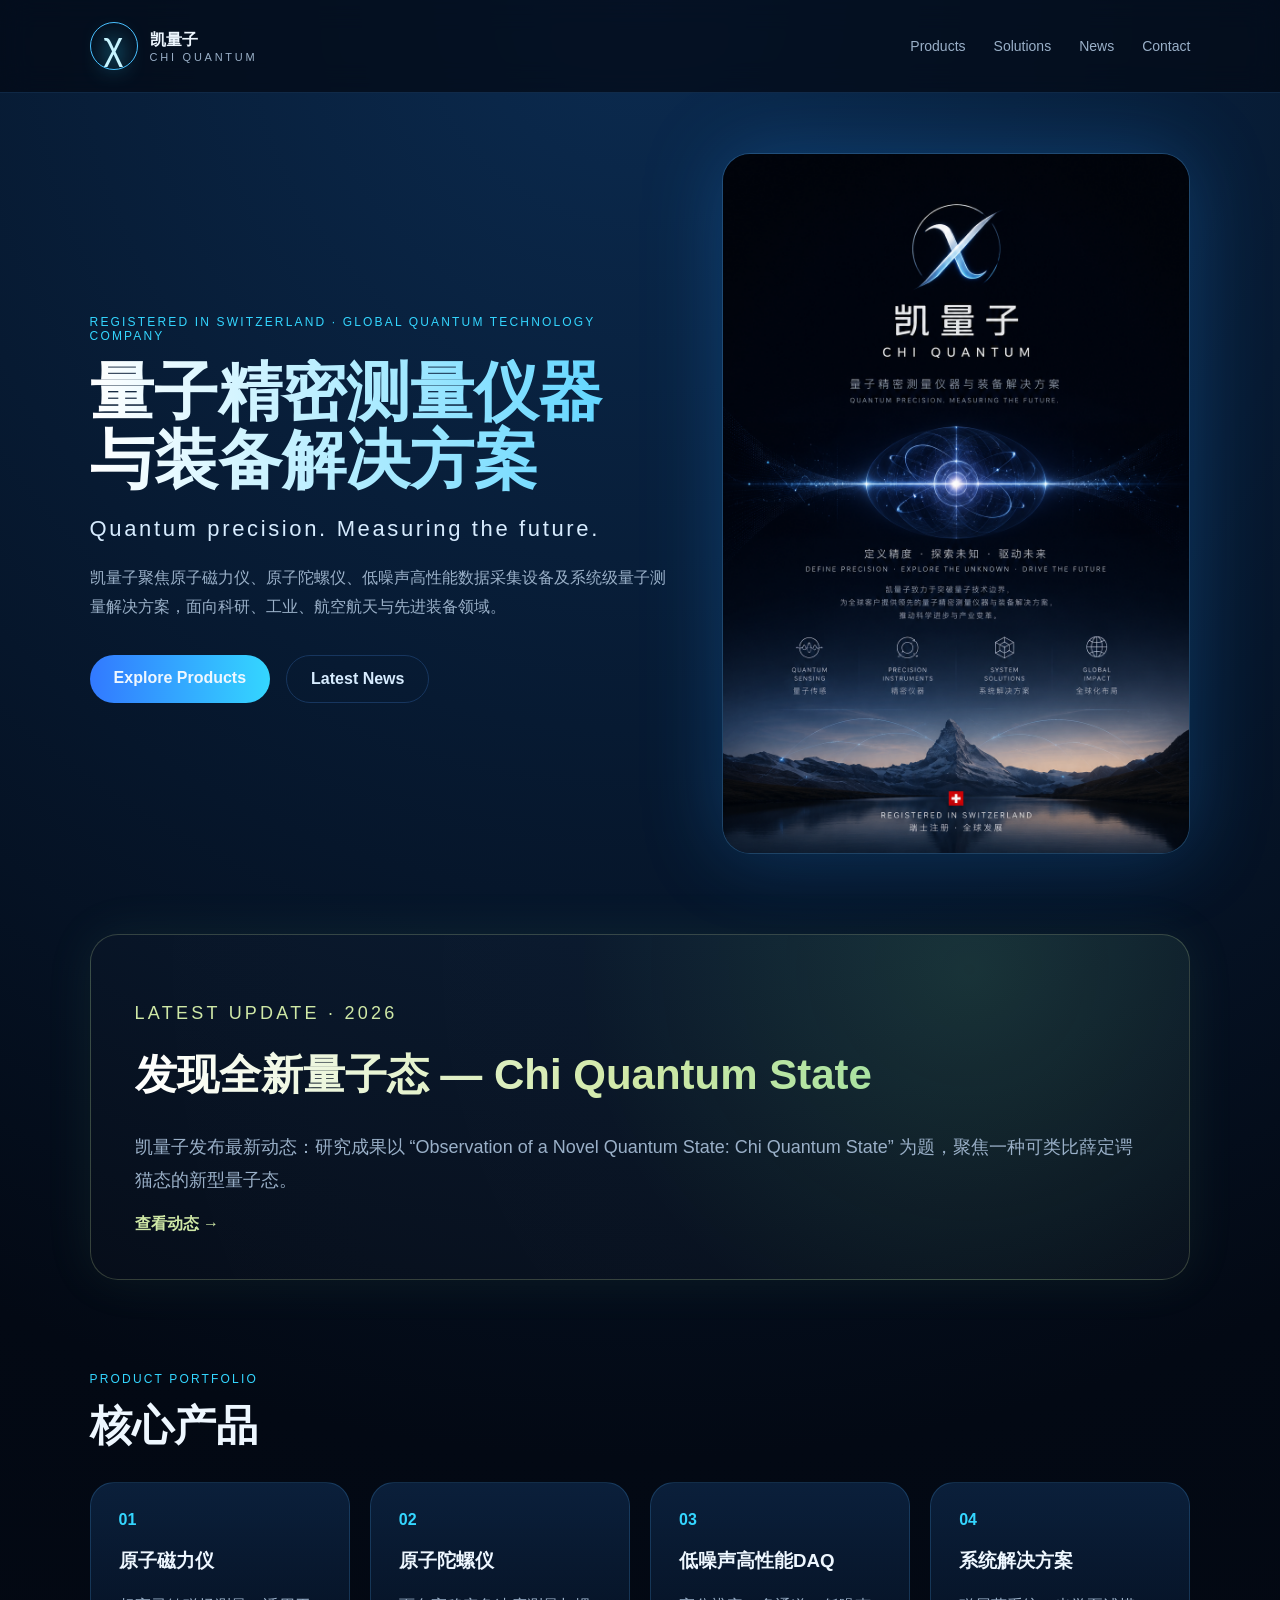
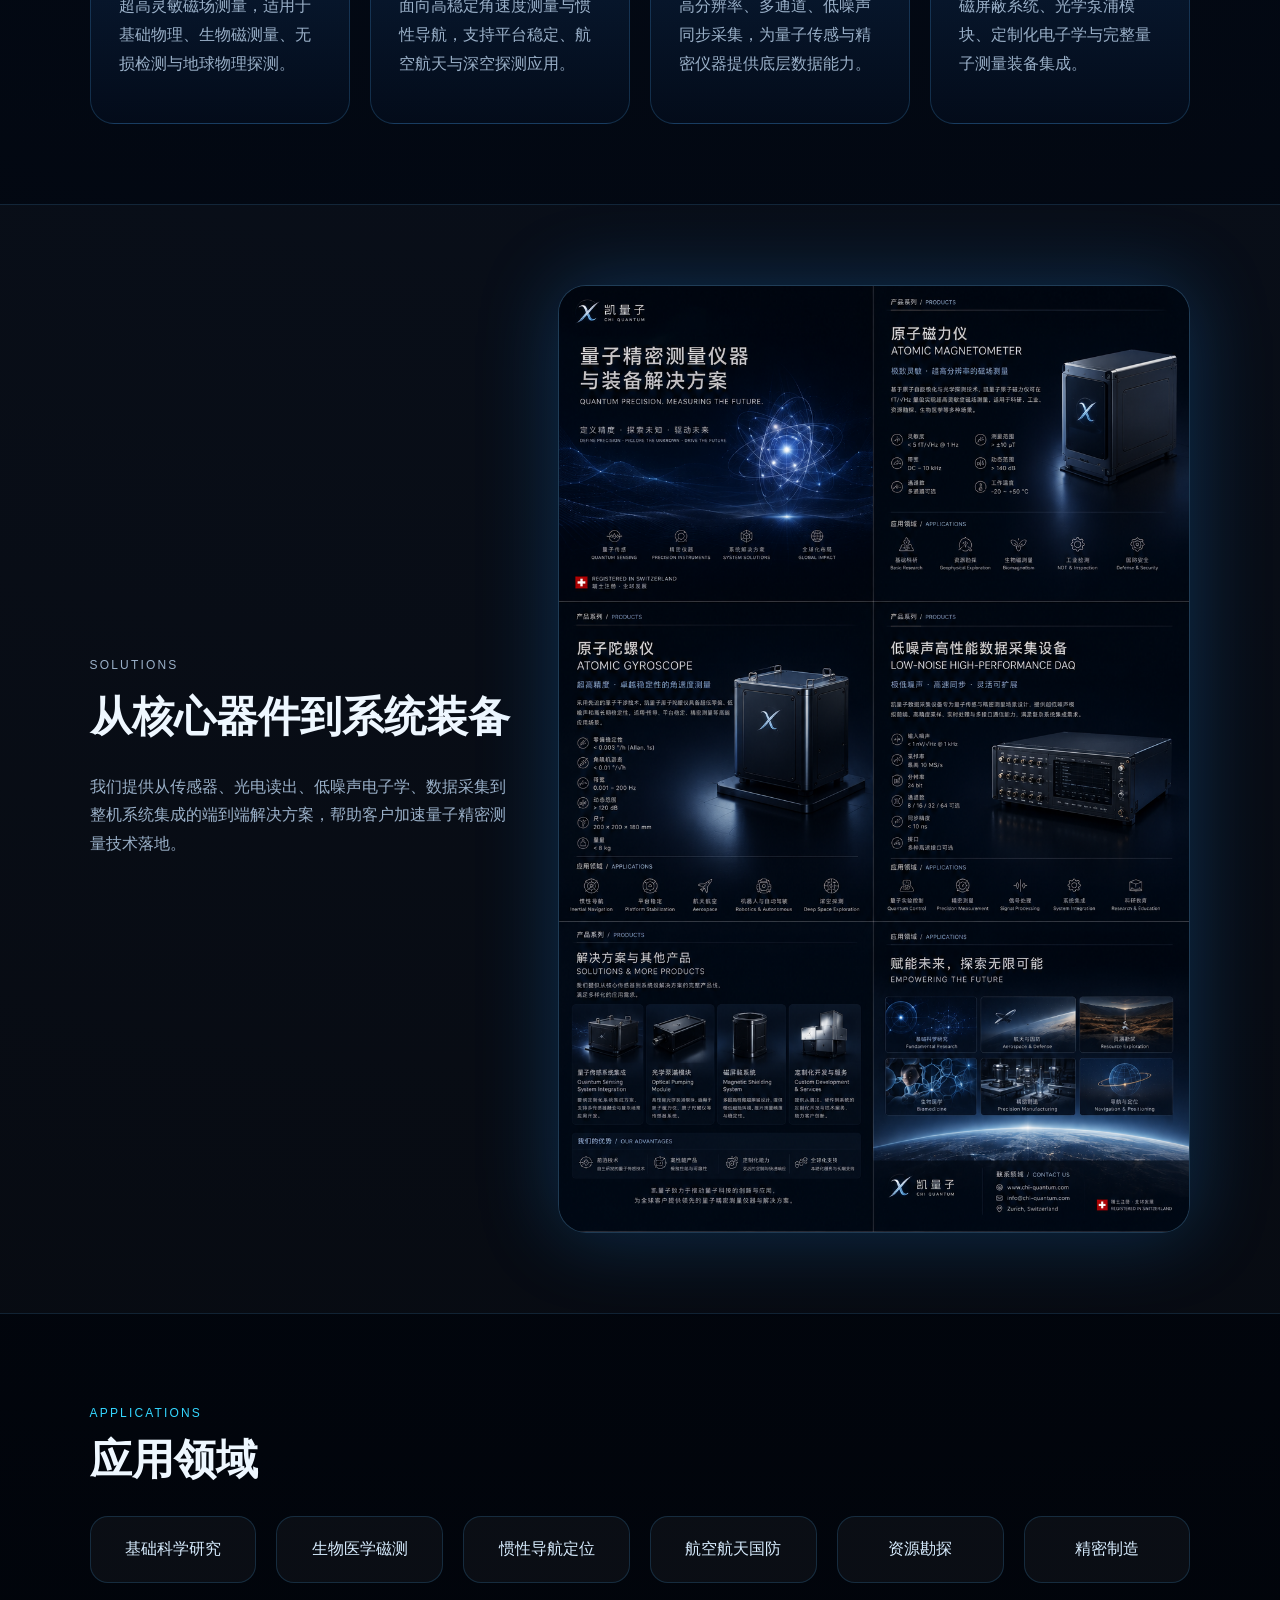
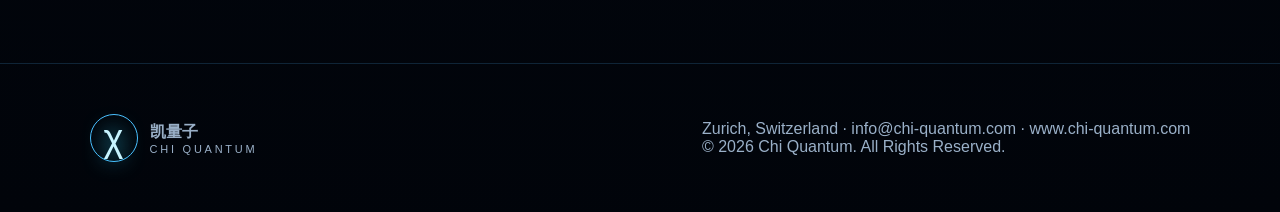
<file: index.html>
<!doctype html>
<html lang="zh-CN">
<head>
  <meta charset="utf-8" />
  <meta name="viewport" content="width=device-width, initial-scale=1" />
  <title>凯量子 Chi Quantum | Quantum Precision Instruments</title>
  <meta name="description" content="凯量子 Chi Quantum — 立足瑞士，面向全球的量子精密测量仪器与装备解决方案公司。" />
  <link rel="stylesheet" href="style.css" />
</head>
<body>
  <header class="nav">
    <a class="brand" href="index.html"><span class="chi">χ</span><div><b>凯量子</b><small>CHI QUANTUM</small></div></a>
    <nav><a href="#products">Products</a><a href="#solutions">Solutions</a><a href="news.html">News</a><a href="#contact">Contact</a></nav>
  </header>

  <main>
    <section class="hero">
      <div class="heroText">
        <p class="eyebrow">Registered in Switzerland · Global Quantum Technology Company</p>
        <h1>量子精密测量仪器<br/>与装备解决方案</h1>
        <p class="subtitle">Quantum precision. Measuring the future.</p>
        <p class="desc">凯量子聚焦原子磁力仪、原子陀螺仪、低噪声高性能数据采集设备及系统级量子测量解决方案，面向科研、工业、航空航天与先进装备领域。</p>
        <div class="actions"><a class="btn" href="#products">Explore Products</a><a class="btn ghost" href="news.html">Latest News</a></div>
      </div>
      <div class="heroCard"><img src="assets/hero-poster.png" alt="Chi Quantum poster" /></div>
    </section>

    <section class="section newsPreview latestGreen">
      <p class="eyebrow green">Latest Update · 2026</p>
      <h2>发现全新量子态 — Chi Quantum State</h2>
      <p>凯量子发布最新动态：研究成果以 “Observation of a Novel Quantum State: Chi Quantum State” 为题，聚焦一种可类比薛定谔猫态的新型量子态。</p>
      <a class="textLink green" href="news-chi-quantum-state.html">查看动态 →</a>
    </section>

    <section class="section" id="products">
      <p class="eyebrow">Product Portfolio</p>
      <h2>核心产品</h2>
      <div class="grid cards">
        <article><span>01</span><h3>原子磁力仪</h3><p>超高灵敏磁场测量，适用于基础物理、生物磁测量、无损检测与地球物理探测。</p></article>
        <article><span>02</span><h3>原子陀螺仪</h3><p>面向高稳定角速度测量与惯性导航，支持平台稳定、航空航天与深空探测应用。</p></article>
        <article><span>03</span><h3>低噪声高性能DAQ</h3><p>高分辨率、多通道、低噪声同步采集，为量子传感与精密仪器提供底层数据能力。</p></article>
        <article><span>04</span><h3>系统解决方案</h3><p>磁屏蔽系统、光学泵浦模块、定制化电子学与完整量子测量装备集成。</p></article>
      </div>
    </section>

    <section class="split" id="solutions">
      <div><p class="eyebrow">Solutions</p><h2>从核心器件到系统装备</h2><p>我们提供从传感器、光电读出、低噪声电子学、数据采集到整机系统集成的端到端解决方案，帮助客户加速量子精密测量技术落地。</p></div>
      <img src="assets/product-brochure.png" alt="Chi Quantum product pages" />
    </section>

    <section class="section applications">
      <p class="eyebrow">Applications</p><h2>应用领域</h2>
      <div class="grid icons"><div>基础科学研究</div><div>生物医学磁测</div><div>惯性导航定位</div><div>航空航天国防</div><div>资源勘探</div><div>精密制造</div></div>
    </section>
  </main>

  <footer id="contact">
    <div class="brand"><span class="chi">χ</span><div><b>凯量子</b><small>CHI QUANTUM</small></div></div>
    <p>Zurich, Switzerland · info@chi-quantum.com · www.chi-quantum.com<br/>© 2026 Chi Quantum. All Rights Reserved.</p>
  </footer>
</body>
</html>
</file>
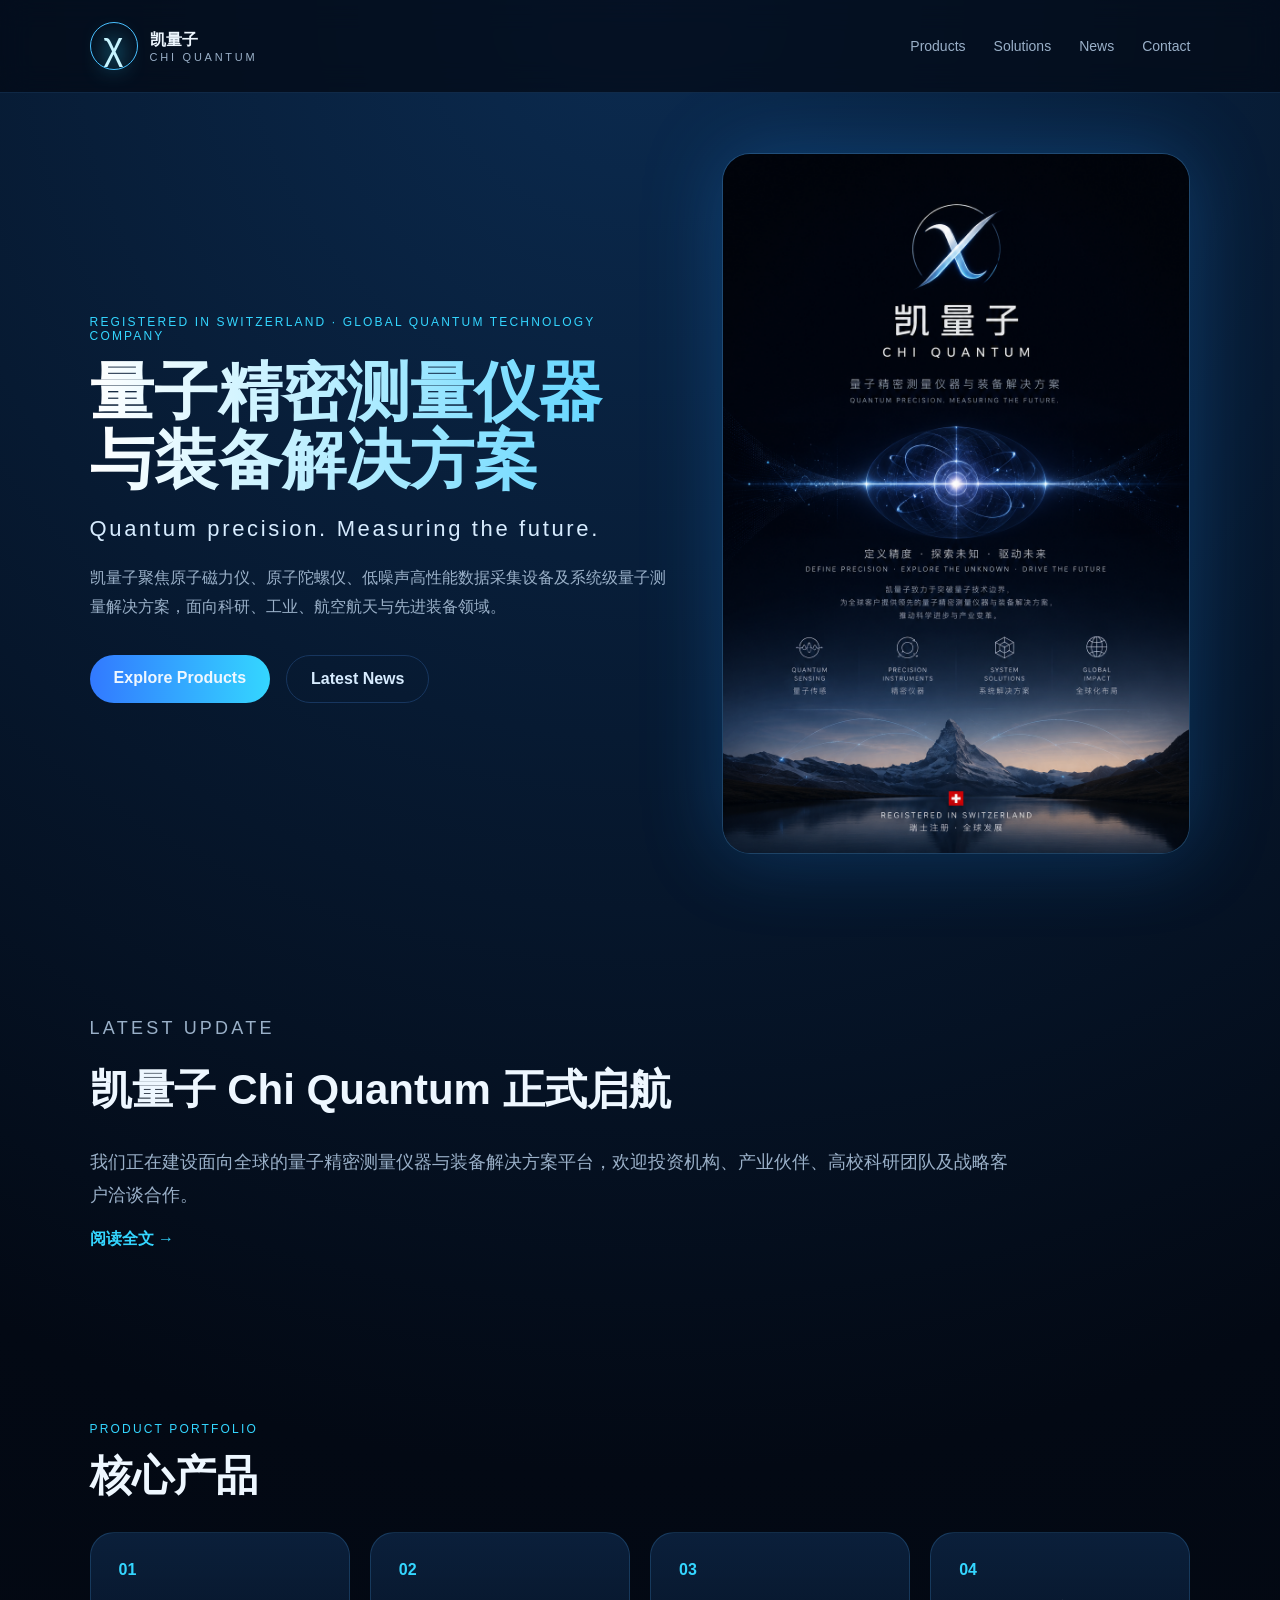
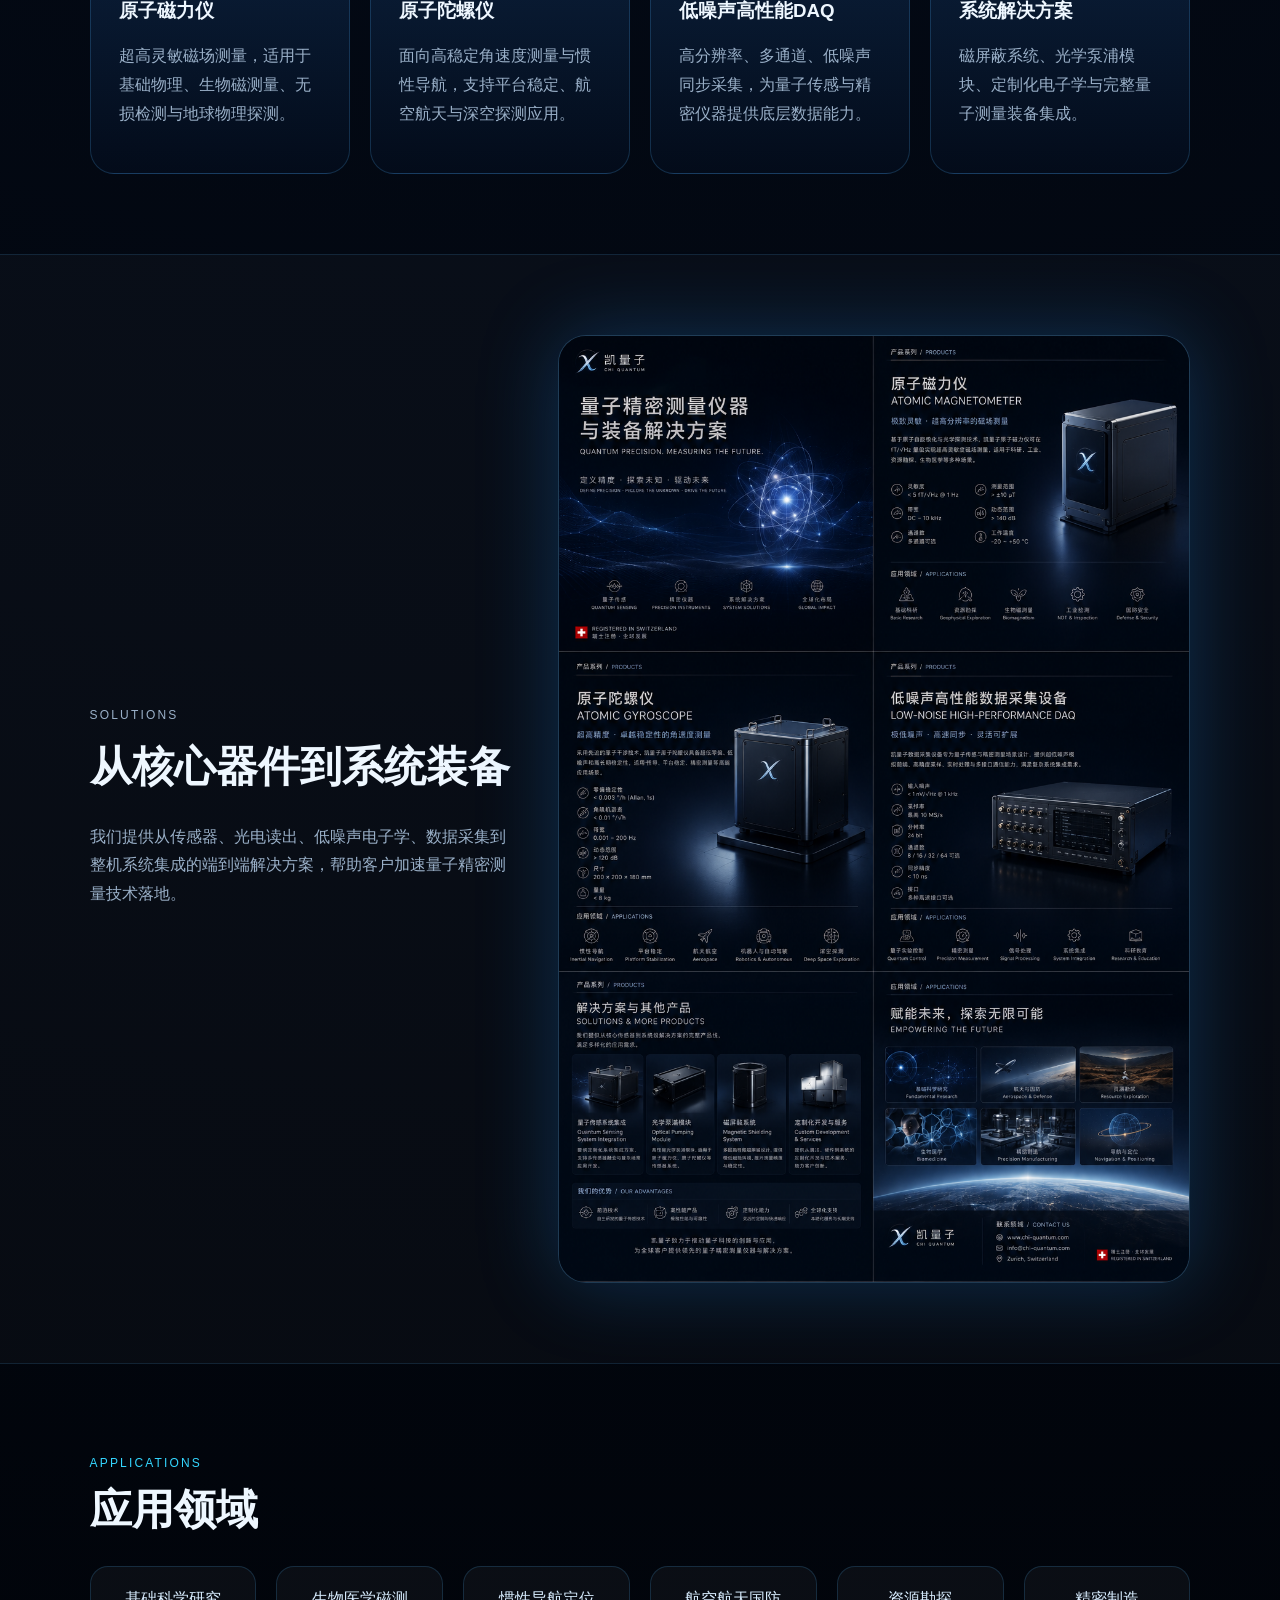
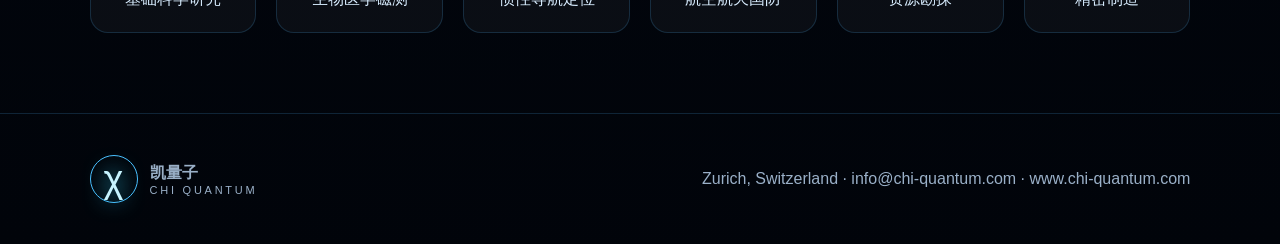
<file: chi-quantum-site-with-news/index.html>
<!doctype html>
<html lang="zh-CN">
<head>
  <meta charset="utf-8" />
  <meta name="viewport" content="width=device-width, initial-scale=1" />
  <title>凯量子 Chi Quantum | Quantum Precision Instruments</title>
  <meta name="description" content="凯量子 Chi Quantum — 立足瑞士，面向全球的量子精密测量仪器与装备解决方案公司。" />
  <link rel="stylesheet" href="style.css" />
</head>
<body>
  <header class="nav">
    <a class="brand" href="index.html"><span class="chi">χ</span><div><b>凯量子</b><small>CHI QUANTUM</small></div></a>
    <nav><a href="#products">Products</a><a href="#solutions">Solutions</a><a href="news.html">News</a><a href="#contact">Contact</a></nav>
  </header>

  <main>
    <section class="hero">
      <div class="heroText">
        <p class="eyebrow">Registered in Switzerland · Global Quantum Technology Company</p>
        <h1>量子精密测量仪器<br/>与装备解决方案</h1>
        <p class="subtitle">Quantum precision. Measuring the future.</p>
        <p class="desc">凯量子聚焦原子磁力仪、原子陀螺仪、低噪声高性能数据采集设备及系统级量子测量解决方案，面向科研、工业、航空航天与先进装备领域。</p>
        <div class="actions"><a class="btn" href="#products">Explore Products</a><a class="btn ghost" href="news.html">Latest News</a></div>
      </div>
      <div class="heroCard"><img src="assets/hero-poster.png" alt="Chi Quantum poster" /></div>
    </section>

    <section class="section newsPreview">
      <p class="eyebrow">Latest Update</p>
      <h2>凯量子 Chi Quantum 正式启航</h2>
      <p>我们正在建设面向全球的量子精密测量仪器与装备解决方案平台，欢迎投资机构、产业伙伴、高校科研团队及战略客户洽谈合作。</p>
      <a class="textLink" href="news.html">阅读全文 →</a>
    </section>

    <section class="section" id="products">
      <p class="eyebrow">Product Portfolio</p>
      <h2>核心产品</h2>
      <div class="grid cards">
        <article><span>01</span><h3>原子磁力仪</h3><p>超高灵敏磁场测量，适用于基础物理、生物磁测量、无损检测与地球物理探测。</p></article>
        <article><span>02</span><h3>原子陀螺仪</h3><p>面向高稳定角速度测量与惯性导航，支持平台稳定、航空航天与深空探测应用。</p></article>
        <article><span>03</span><h3>低噪声高性能DAQ</h3><p>高分辨率、多通道、低噪声同步采集，为量子传感与精密仪器提供底层数据能力。</p></article>
        <article><span>04</span><h3>系统解决方案</h3><p>磁屏蔽系统、光学泵浦模块、定制化电子学与完整量子测量装备集成。</p></article>
      </div>
    </section>

    <section class="split" id="solutions">
      <div><p class="eyebrow">Solutions</p><h2>从核心器件到系统装备</h2><p>我们提供从传感器、光电读出、低噪声电子学、数据采集到整机系统集成的端到端解决方案，帮助客户加速量子精密测量技术落地。</p></div>
      <img src="assets/product-brochure.png" alt="Chi Quantum product pages" />
    </section>

    <section class="section applications">
      <p class="eyebrow">Applications</p><h2>应用领域</h2>
      <div class="grid icons"><div>基础科学研究</div><div>生物医学磁测</div><div>惯性导航定位</div><div>航空航天国防</div><div>资源勘探</div><div>精密制造</div></div>
    </section>
  </main>

  <footer id="contact">
    <div class="brand"><span class="chi">χ</span><div><b>凯量子</b><small>CHI QUANTUM</small></div></div>
    <p>Zurich, Switzerland · info@chi-quantum.com · www.chi-quantum.com</p>
  </footer>
</body>
</html>
</file>
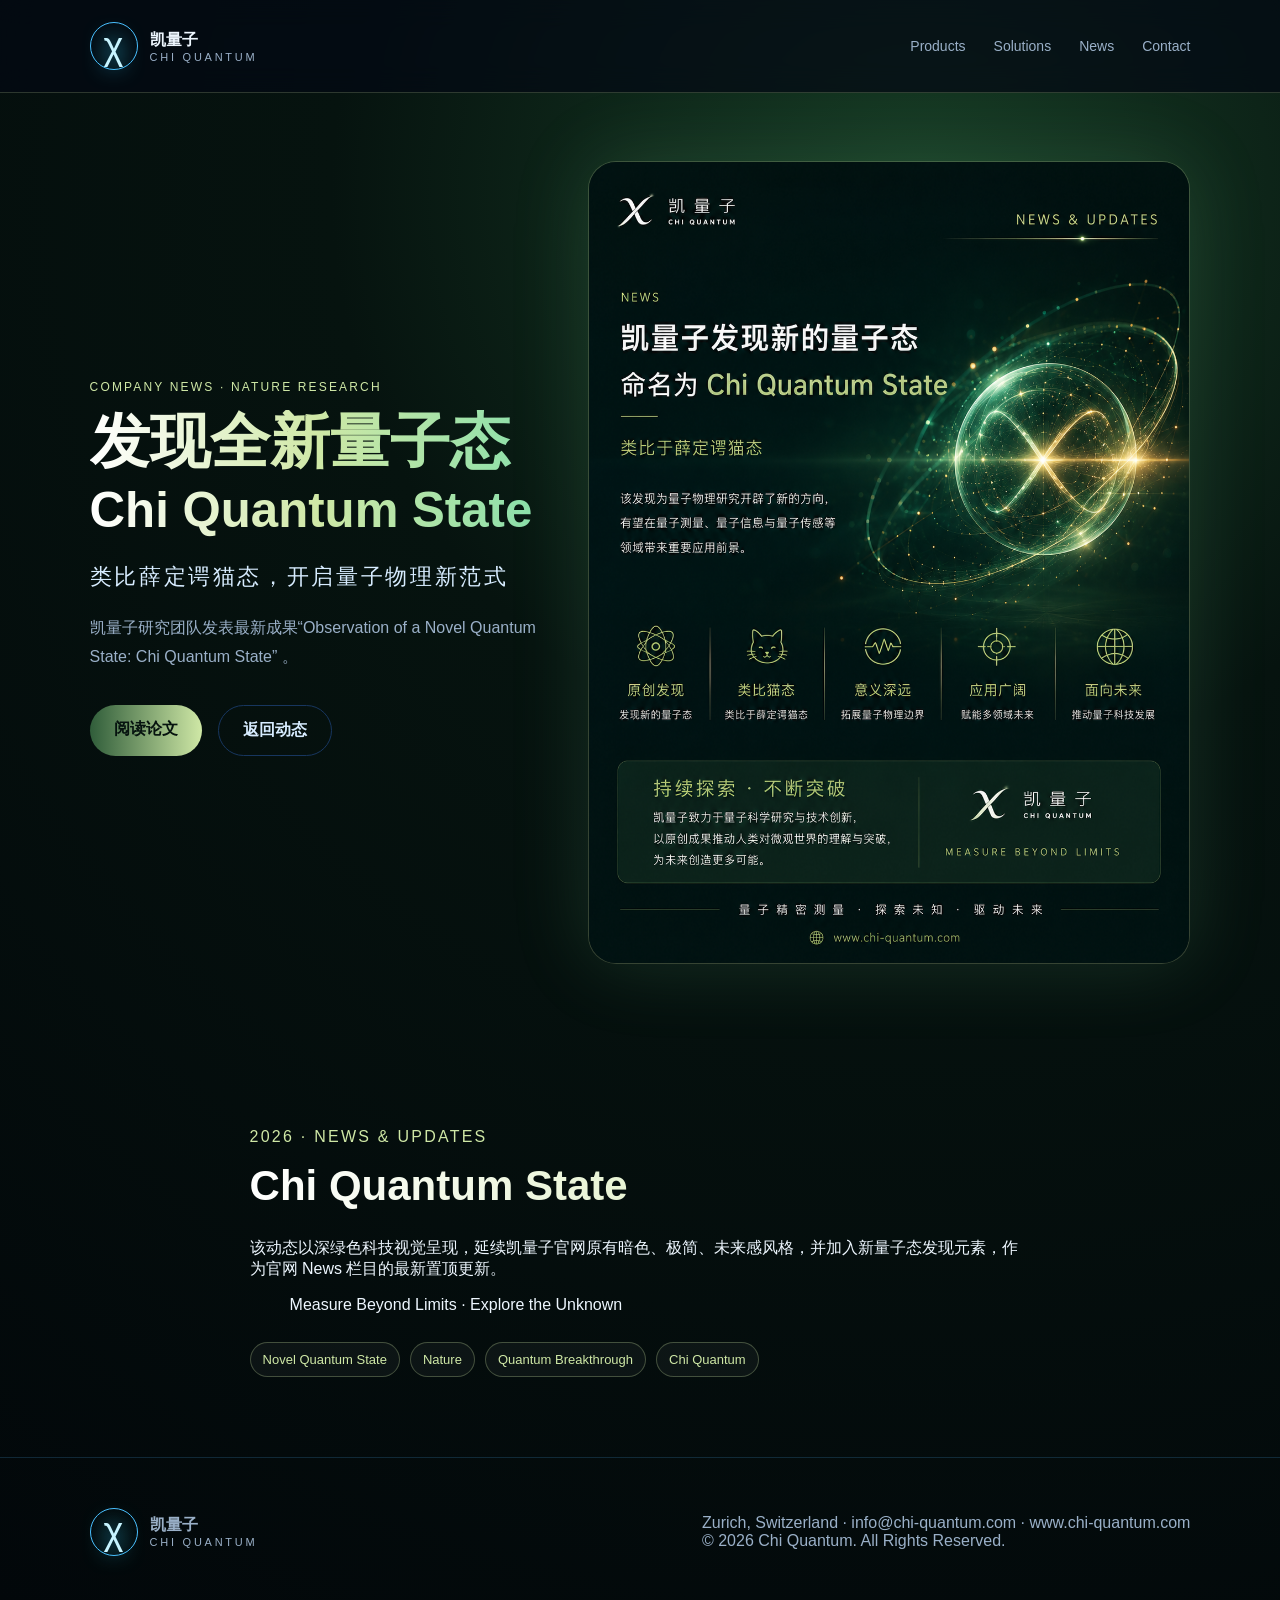
<file: news-chi-quantum-state.html>
<!doctype html>
<html lang="zh-CN">
<head>
  <meta charset="utf-8" />
  <meta name="viewport" content="width=device-width, initial-scale=1" />
  <title>发现全新量子态 Chi Quantum State | 凯量子 Chi Quantum</title>
  <meta name="description" content="凯量子 Chi Quantum 公司动态：发现全新量子态 Chi Quantum State。" />
  <link rel="stylesheet" href="style.css" />
</head>
<body class="greenPage">
  <header class="nav greenNav">
    <a class="brand" href="index.html"><span class="chi">χ</span><div><b>凯量子</b><small>CHI QUANTUM</small></div></a>
    <nav><a href="index.html#products">Products</a><a href="index.html#solutions">Solutions</a><a href="news.html">News</a><a href="#contact">Contact</a></nav>
  </header>

  <main>
    <section class="stateHero">
      <div class="stateCopy">
        <p class="eyebrow green">Company News · Nature Research</p>
        <h1>发现全新量子态<br/><span>Chi Quantum State</span></h1>
        <p class="subtitle">类比薛定谔猫态，开启量子物理新范式</p>
        <p class="desc">凯量子研究团队发表最新成果“Observation of a Novel Quantum State: Chi Quantum State” 。</p>
        <div class="actions"><a class="btn greenBtn" href="#paper">阅读论文</a><a class="btn ghost" href="news.html">返回动态</a></div>
      </div>
      <div class="stateVisual"><img src="assets/chi-quantum-state-news.png" alt="Chi Quantum State announcement" /></div>
    </section>

    <section class="section slimArticle" id="paper">
      <p class="date greenText">2026 · News & Updates</p>
      <h2>Chi Quantum State</h2>
      <p>该动态以深绿色科技视觉呈现，延续凯量子官网原有暗色、极简、未来感风格，并加入新量子态发现元素，作为官网 News 栏目的最新置顶更新。</p>
      <blockquote>Measure Beyond Limits · Explore the Unknown</blockquote>
      <div class="tagRow greenTags"><span>Novel Quantum State</span><span>Nature</span><span>Quantum Breakthrough</span><span>Chi Quantum</span></div>
    </section>
  </main>

  <footer id="contact">
    <div class="brand"><span class="chi">χ</span><div><b>凯量子</b><small>CHI QUANTUM</small></div></div>
    <p>Zurich, Switzerland · info@chi-quantum.com · www.chi-quantum.com<br/>© 2026 Chi Quantum. All Rights Reserved.</p>
  </footer>
</body>
</html>
</file>
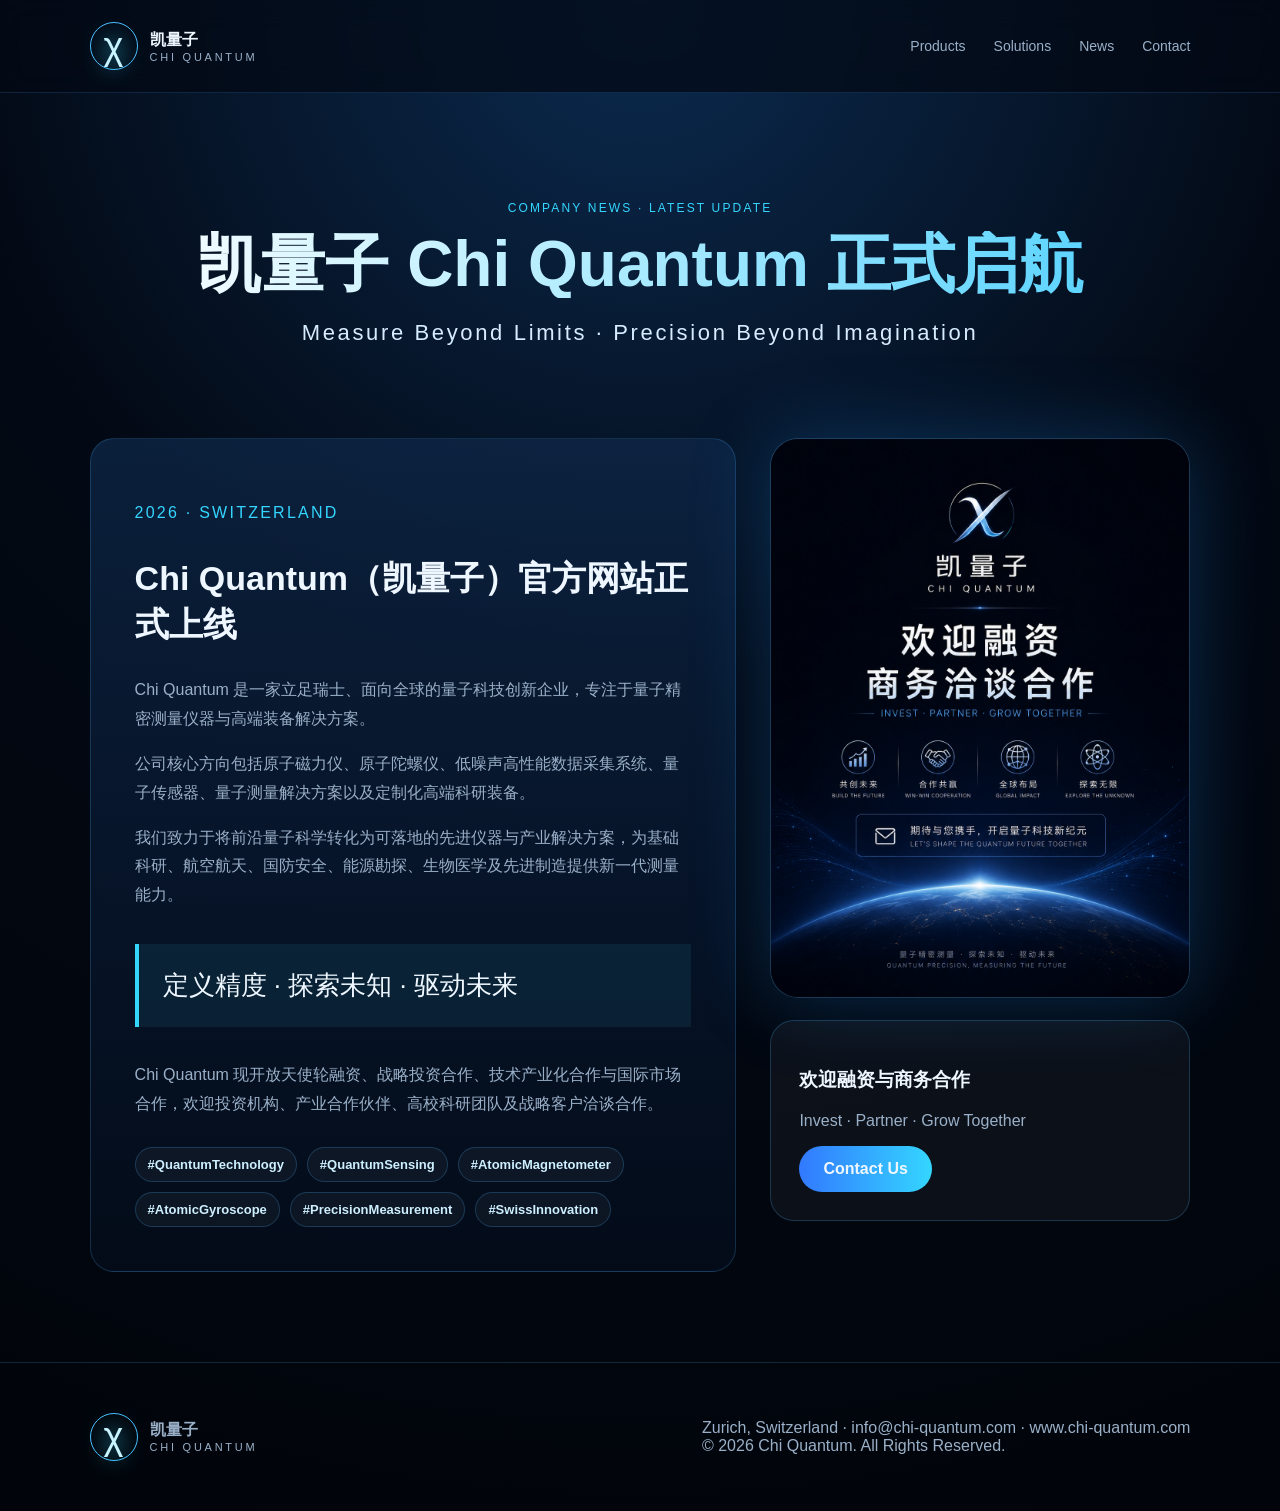
<file: news-launch.html>
<!doctype html>
<html lang="zh-CN">
<head>
  <meta charset="utf-8" />
  <meta name="viewport" content="width=device-width, initial-scale=1" />
  <title>凯量子 Chi Quantum 正式启航</title>
  <meta name="description" content="凯量子 Chi Quantum 正式启航，欢迎融资与商务洽谈合作。" />
  <link rel="stylesheet" href="style.css" />
</head>
<body>
  <header class="nav">
    <a class="brand" href="index.html"><span class="chi">χ</span><div><b>凯量子</b><small>CHI QUANTUM</small></div></a>
    <nav><a href="index.html#products">Products</a><a href="index.html#solutions">Solutions</a><a href="news.html">News</a><a href="#contact">Contact</a></nav>
  </header>

  <main>
    <section class="articleHero">
      <p class="eyebrow">Company News · Latest Update</p>
      <h1>凯量子 Chi Quantum 正式启航</h1>
      <p class="subtitle">Measure Beyond Limits · Precision Beyond Imagination</p>
    </section>

    <section class="articleWrap">
      <article class="articleCard">
        <p class="date">2026 · Switzerland</p>
        <h2>Chi Quantum（凯量子）官方网站正式上线</h2>
        <p>Chi Quantum 是一家立足瑞士、面向全球的量子科技创新企业，专注于量子精密测量仪器与高端装备解决方案。</p>
        <p>公司核心方向包括原子磁力仪、原子陀螺仪、低噪声高性能数据采集系统、量子传感器、量子测量解决方案以及定制化高端科研装备。</p>
        <p>我们致力于将前沿量子科学转化为可落地的先进仪器与产业解决方案，为基础科研、航空航天、国防安全、能源勘探、生物医学及先进制造提供新一代测量能力。</p>
        <blockquote>定义精度 · 探索未知 · 驱动未来</blockquote>
        <p>Chi Quantum 现开放天使轮融资、战略投资合作、技术产业化合作与国际市场合作，欢迎投资机构、产业合作伙伴、高校科研团队及战略客户洽谈合作。</p>
        <div class="tagRow"><span>#QuantumTechnology</span><span>#QuantumSensing</span><span>#AtomicMagnetometer</span><span>#AtomicGyroscope</span><span>#PrecisionMeasurement</span><span>#SwissInnovation</span></div>
      </article>
      <aside class="sidePanel">
        <img src="assets/partnership.png" alt="Investment and partnership poster" />
        <div class="contactBox" id="contact">
          <h3>欢迎融资与商务合作</h3>
          <p>Invest · Partner · Grow Together</p>
          <a class="btn" href="mailto:info@chi-quantum.com">Contact Us</a>
        </div>
      </aside>
    </section>
  </main>

  <footer>
    <div class="brand"><span class="chi">χ</span><div><b>凯量子</b><small>CHI QUANTUM</small></div></div>
    <p>Zurich, Switzerland · info@chi-quantum.com · www.chi-quantum.com<br/>© 2026 Chi Quantum. All Rights Reserved.</p>
  </footer>
</body>
</html>
</file>
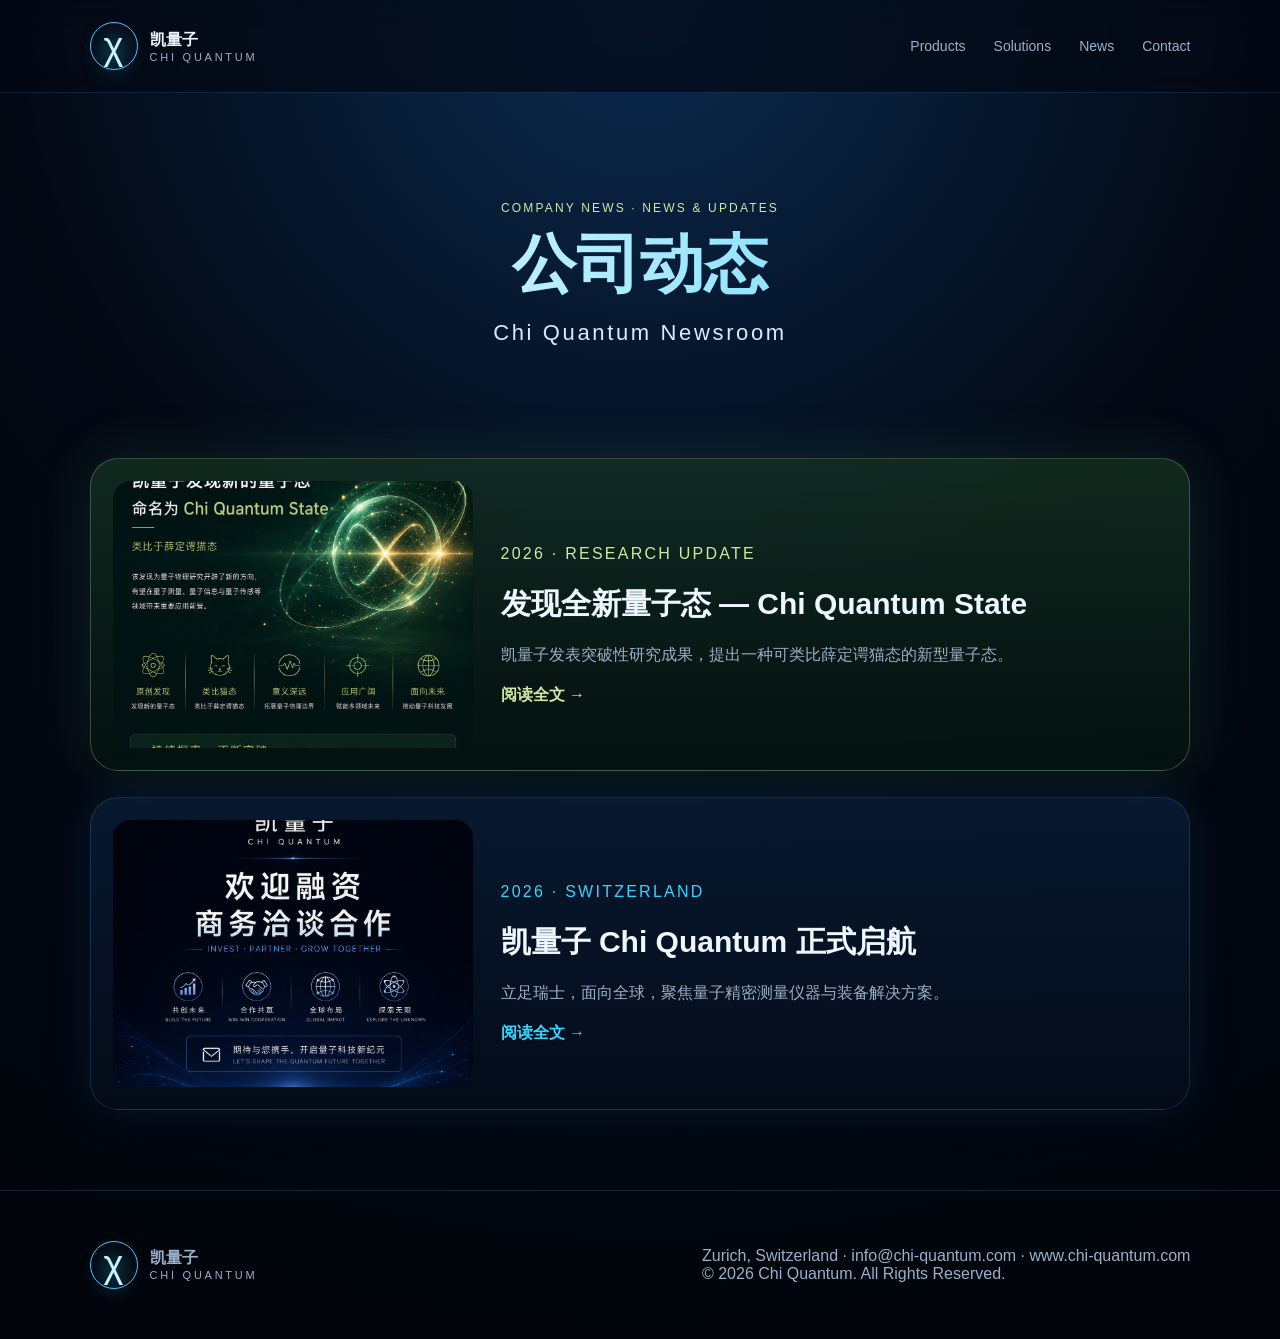
<file: news.html>
<!doctype html>
<html lang="zh-CN">
<head>
  <meta charset="utf-8" />
  <meta name="viewport" content="width=device-width, initial-scale=1" />
  <title>公司动态 | 凯量子 Chi Quantum</title>
  <meta name="description" content="凯量子 Chi Quantum 公司动态与最新进展。" />
  <link rel="stylesheet" href="style.css" />
</head>
<body>
  <header class="nav">
    <a class="brand" href="index.html"><span class="chi">χ</span><div><b>凯量子</b><small>CHI QUANTUM</small></div></a>
    <nav><a href="index.html#products">Products</a><a href="index.html#solutions">Solutions</a><a href="news.html">News</a><a href="#contact">Contact</a></nav>
  </header>

  <main>
    <section class="articleHero compact">
      <p class="eyebrow green">Company News · News & Updates</p>
      <h1>公司动态</h1>
      <p class="subtitle">Chi Quantum Newsroom</p>
    </section>

    <section class="newsGrid section">
      <a class="newsTile featured" href="news-chi-quantum-state.html">
        <img src="assets/chi-quantum-state-news.png" alt="Chi Quantum State news visual" />
        <div>
          <p class="date greenText">2026 · Research Update</p>
          <h2>发现全新量子态 — Chi Quantum State</h2>
          <p>凯量子发表突破性研究成果，提出一种可类比薛定谔猫态的新型量子态。</p>
          <span class="textLink green">阅读全文 →</span>
        </div>
      </a>

      <a class="newsTile" href="news-launch.html">
        <img src="assets/partnership.png" alt="Chi Quantum partnership visual" />
        <div>
          <p class="date">2026 · Switzerland</p>
          <h2>凯量子 Chi Quantum 正式启航</h2>
          <p>立足瑞士，面向全球，聚焦量子精密测量仪器与装备解决方案。</p>
          <span class="textLink">阅读全文 →</span>
        </div>
      </a>
    </section>
  </main>

  <footer id="contact">
    <div class="brand"><span class="chi">χ</span><div><b>凯量子</b><small>CHI QUANTUM</small></div></div>
    <p>Zurich, Switzerland · info@chi-quantum.com · www.chi-quantum.com<br/>© 2026 Chi Quantum. All Rights Reserved.</p>
  </footer>
</body>
</html>
</file>
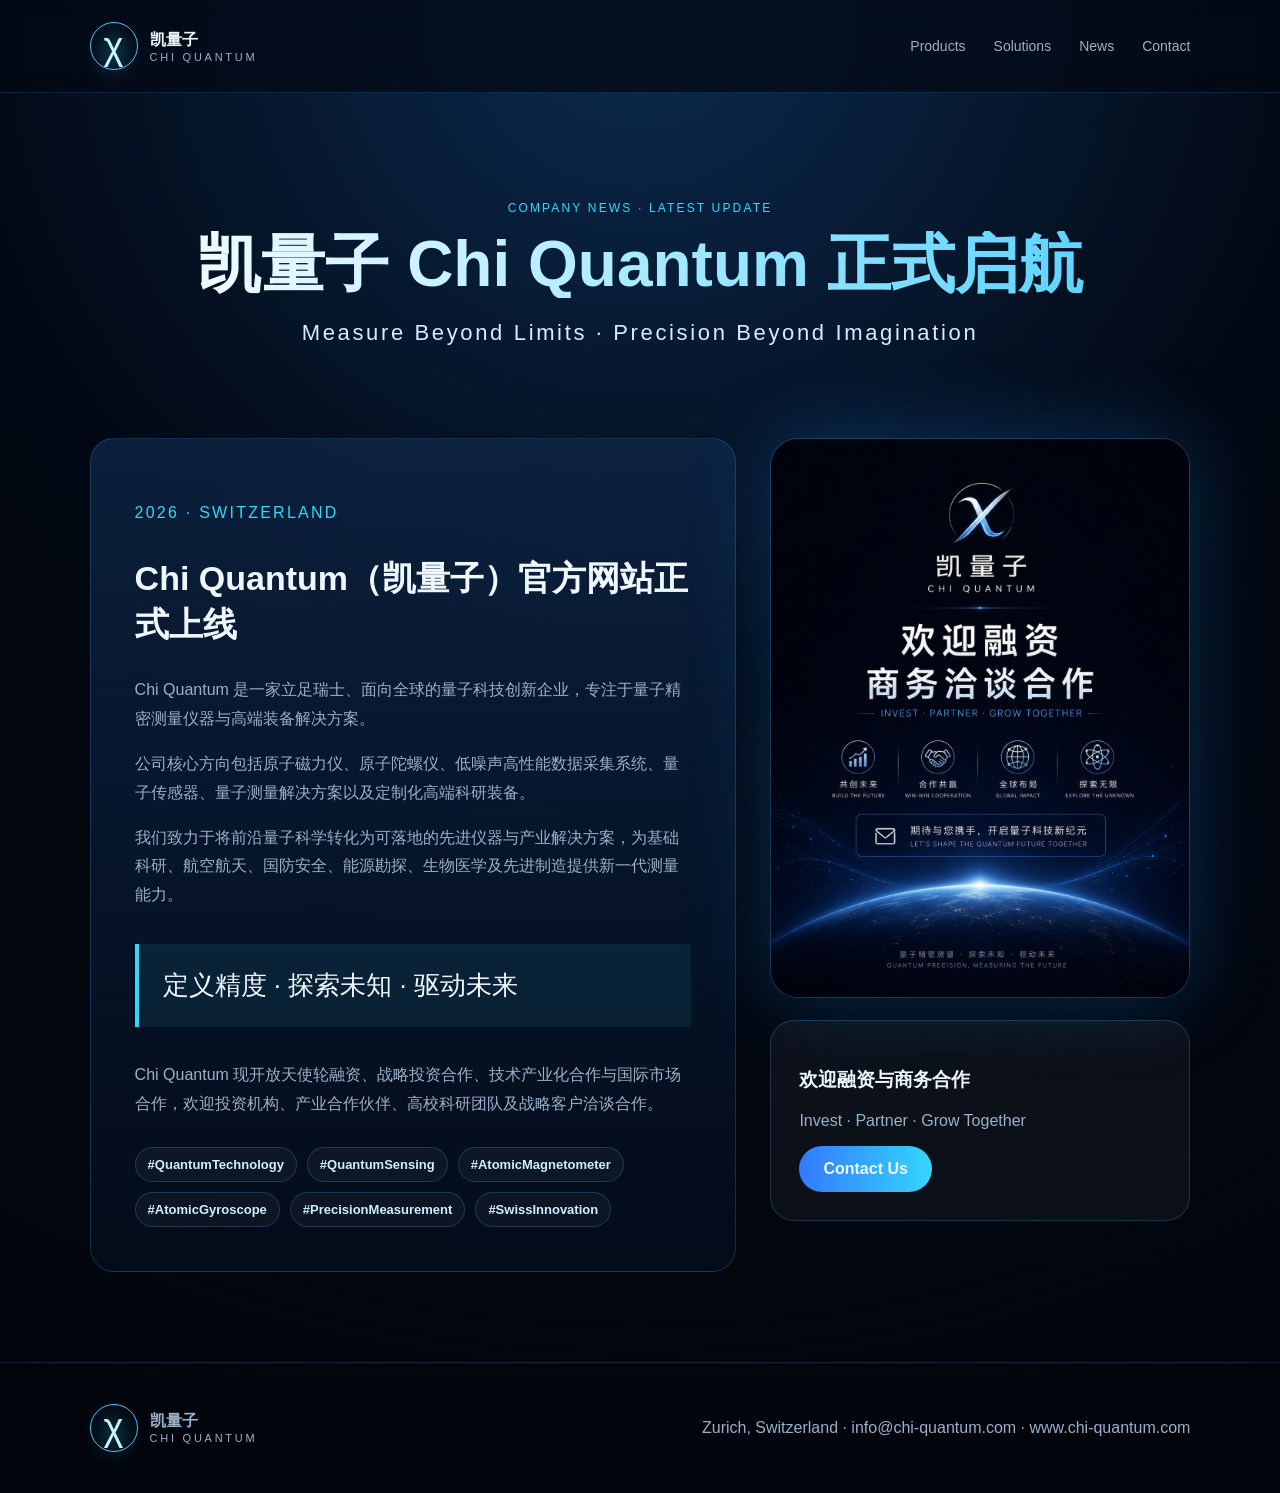
<file: chi-quantum-site-with-news/news.html>
<!doctype html>
<html lang="zh-CN">
<head>
  <meta charset="utf-8" />
  <meta name="viewport" content="width=device-width, initial-scale=1" />
  <title>公司动态 | 凯量子 Chi Quantum</title>
  <meta name="description" content="凯量子 Chi Quantum 公司动态：正式启航，欢迎融资与商务洽谈合作。" />
  <link rel="stylesheet" href="style.css" />
</head>
<body>
  <header class="nav">
    <a class="brand" href="index.html"><span class="chi">χ</span><div><b>凯量子</b><small>CHI QUANTUM</small></div></a>
    <nav><a href="index.html#products">Products</a><a href="index.html#solutions">Solutions</a><a href="news.html">News</a><a href="#contact">Contact</a></nav>
  </header>

  <main>
    <section class="articleHero">
      <p class="eyebrow">Company News · Latest Update</p>
      <h1>凯量子 Chi Quantum 正式启航</h1>
      <p class="subtitle">Measure Beyond Limits · Precision Beyond Imagination</p>
    </section>

    <section class="articleWrap">
      <article class="articleCard">
        <p class="date">2026 · Switzerland</p>
        <h2>Chi Quantum（凯量子）官方网站正式上线</h2>
        <p>Chi Quantum 是一家立足瑞士、面向全球的量子科技创新企业，专注于量子精密测量仪器与高端装备解决方案。</p>
        <p>公司核心方向包括原子磁力仪、原子陀螺仪、低噪声高性能数据采集系统、量子传感器、量子测量解决方案以及定制化高端科研装备。</p>
        <p>我们致力于将前沿量子科学转化为可落地的先进仪器与产业解决方案，为基础科研、航空航天、国防安全、能源勘探、生物医学及先进制造提供新一代测量能力。</p>
        <blockquote>定义精度 · 探索未知 · 驱动未来</blockquote>
        <p>Chi Quantum 现开放天使轮融资、战略投资合作、技术产业化合作与国际市场合作，欢迎投资机构、产业合作伙伴、高校科研团队及战略客户洽谈合作。</p>
        <div class="tagRow"><span>#QuantumTechnology</span><span>#QuantumSensing</span><span>#AtomicMagnetometer</span><span>#AtomicGyroscope</span><span>#PrecisionMeasurement</span><span>#SwissInnovation</span></div>
      </article>
      <aside class="sidePanel">
        <img src="assets/partnership.png" alt="Investment and partnership poster" />
        <div class="contactBox" id="contact">
          <h3>欢迎融资与商务合作</h3>
          <p>Invest · Partner · Grow Together</p>
          <a class="btn" href="mailto:info@chi-quantum.com">Contact Us</a>
        </div>
      </aside>
    </section>
  </main>

  <footer>
    <div class="brand"><span class="chi">χ</span><div><b>凯量子</b><small>CHI QUANTUM</small></div></div>
    <p>Zurich, Switzerland · info@chi-quantum.com · www.chi-quantum.com</p>
  </footer>
</body>
</html>
</file>
<file: style.css>
:root{--bg:#030914;--card:#071426;--line:#17365f;--text:#eef7ff;--muted:#9ab0c8;--cyan:#34d6ff;--blue:#3279ff}*{box-sizing:border-box}body{margin:0;font-family:Inter,Arial,'Microsoft YaHei',sans-serif;background:radial-gradient(circle at 50% 0%,#0b2b50 0,#030914 42%,#01040a 100%);color:var(--text)}a{color:inherit;text-decoration:none}.nav{position:sticky;top:0;z-index:10;display:flex;justify-content:space-between;align-items:center;padding:22px 7vw;background:rgba(3,9,20,.72);backdrop-filter:blur(14px);border-bottom:1px solid rgba(70,160,255,.18)}.brand{display:flex;gap:12px;align-items:center}.chi{display:grid;place-items:center;width:48px;height:48px;border:1px solid #4abfff;border-radius:50%;font-size:38px;color:#c7f4ff;text-shadow:0 0 22px var(--cyan)}.brand small{display:block;color:var(--muted);letter-spacing:.25em;font-size:11px}.nav nav{display:flex;gap:28px;color:var(--muted);font-size:14px}.hero{min-height:88vh;display:grid;grid-template-columns:1fr .8fr;gap:48px;align-items:center;padding:60px 7vw}.eyebrow{color:var(--cyan);letter-spacing:.18em;text-transform:uppercase;font-size:12px}.hero h1,.articleHero h1{font-size:64px;line-height:1.05;margin:16px 0;background:linear-gradient(90deg,#fff,#a9eaff,#4ccfff);-webkit-background-clip:text;color:transparent}.subtitle{font-size:22px;letter-spacing:.12em;color:#d7ecff}.desc{max-width:720px;color:var(--muted);line-height:1.8}.actions{display:flex;gap:16px;margin-top:34px}.btn{display:inline-block;padding:14px 24px;border-radius:999px;background:linear-gradient(90deg,var(--blue),var(--cyan));font-weight:700}.ghost{background:transparent;border:1px solid var(--line);color:#d7ecff}.textLink{color:var(--cyan);font-weight:700}.heroCard,.split img,.sidePanel img{border:1px solid rgba(80,180,255,.25);border-radius:28px;box-shadow:0 0 80px rgba(30,150,255,.25);overflow:hidden;background:rgba(255,255,255,.03)}img{width:100%;display:block}.section{padding:80px 7vw}.section h2,.split h2{font-size:42px;margin:10px 0 28px}.newsPreview{max-width:1100px}.newsPreview p{color:var(--muted);line-height:1.8;font-size:18px}.grid{display:grid;gap:20px}.cards{grid-template-columns:repeat(4,1fr)}article{padding:28px;border:1px solid rgba(80,180,255,.2);border-radius:24px;background:linear-gradient(180deg,rgba(14,39,72,.75),rgba(4,13,28,.78))}article span{color:var(--cyan);font-weight:800}article p,.split p{color:var(--muted);line-height:1.8}.split{display:grid;grid-template-columns:.8fr 1.2fr;gap:46px;align-items:center;padding:80px 7vw;background:rgba(255,255,255,.025);border-top:1px solid rgba(80,180,255,.14);border-bottom:1px solid rgba(80,180,255,.14)}.icons{grid-template-columns:repeat(6,1fr)}.icons div{padding:22px;text-align:center;border:1px solid rgba(80,180,255,.18);border-radius:18px;background:rgba(255,255,255,.04);color:#d8edff}.articleHero{padding:96px 7vw 40px;text-align:center}.articleWrap{display:grid;grid-template-columns:1fr 420px;gap:34px;padding:30px 7vw 90px}.articleCard{padding:44px}.articleCard h2{font-size:34px}.date{color:var(--cyan)!important;letter-spacing:.14em;text-transform:uppercase}.articleCard blockquote{margin:34px 0;padding:24px;border-left:4px solid var(--cyan);background:rgba(52,214,255,.08);font-size:26px}.tagRow{display:flex;flex-wrap:wrap;gap:10px;margin-top:28px}.tagRow span{padding:9px 12px;border:1px solid rgba(80,180,255,.22);border-radius:999px;background:rgba(255,255,255,.04);color:#cdefff;font-size:13px}.sidePanel{display:flex;flex-direction:column;gap:22px}.contactBox{padding:28px;border:1px solid rgba(80,180,255,.22);border-radius:24px;background:rgba(255,255,255,.045)}.contactBox p{color:var(--muted)}footer{display:flex;justify-content:space-between;align-items:center;padding:40px 7vw;border-top:1px solid rgba(80,180,255,.18);color:var(--muted)}@media(max-width:900px){.hero,.split,.articleWrap{grid-template-columns:1fr}.hero h1,.articleHero h1{font-size:42px}.cards,.icons{grid-template-columns:1fr}.nav nav{display:none}footer{display:block}.brand{margin-bottom:18px}.articleCard{padding:28px}}
/* 2026 Chi Quantum State news update */
:root{--green:#cfe8a6;--green2:#7edb9a;--deepgreen:#06130f}.green{color:var(--green)!important}.greenText{color:var(--green)!important}.latestGreen{border:1px solid rgba(207,232,166,.22);border-radius:28px;margin:20px 7vw 0;padding:44px;background:radial-gradient(circle at 80% 10%,rgba(126,219,154,.16),rgba(255,255,255,.025) 42%,rgba(255,255,255,.015));box-shadow:0 0 50px rgba(126,219,154,.08)}.latestGreen h2{background:linear-gradient(90deg,#fff,var(--green),#7edb9a);-webkit-background-clip:text;color:transparent}.textLink.green{color:var(--green)}.greenPage{background:radial-gradient(circle at 72% 12%,#173c25 0,#06130f 35%,#02070a 100%)}.greenNav{border-bottom-color:rgba(207,232,166,.2)}.greenBtn{background:linear-gradient(90deg,#305d3a,var(--green));color:#06130f}.stateHero{min-height:88vh;display:grid;grid-template-columns:.86fr 1.14fr;gap:44px;align-items:center;padding:68px 7vw}.stateCopy h1{font-size:60px;line-height:1.08;margin:16px 0;background:linear-gradient(90deg,#fff,var(--green),#88dfaa);-webkit-background-clip:text;color:transparent}.stateCopy h1 span{font-size:.82em}.stateVisual{border:1px solid rgba(207,232,166,.22);border-radius:28px;overflow:hidden;background:rgba(255,255,255,.025);box-shadow:0 0 80px rgba(126,219,154,.15)}.slimArticle{max-width:960px;margin:0 auto}.slimArticle h2{background:linear-gradient(90deg,#fff,var(--green));-webkit-background-clip:text;color:transparent}.greenTags span{border-color:rgba(207,232,166,.28);color:var(--green)}.newsGrid{display:grid;grid-template-columns:1fr;gap:26px}.newsTile{display:grid;grid-template-columns:360px 1fr;gap:28px;align-items:center;padding:22px;border:1px solid rgba(80,180,255,.18);border-radius:28px;background:linear-gradient(180deg,rgba(14,39,72,.55),rgba(4,13,28,.78));box-shadow:0 0 50px rgba(30,150,255,.12)}.newsTile.featured{border-color:rgba(207,232,166,.26);background:linear-gradient(180deg,rgba(25,60,38,.62),rgba(4,18,15,.86));box-shadow:0 0 60px rgba(126,219,154,.12)}.newsTile img{border-radius:18px;aspect-ratio:1.35/1;object-fit:cover}.newsTile h2{margin:8px 0 12px;font-size:30px}.newsTile p{color:var(--muted);line-height:1.75}.articleHero.compact{padding-bottom:10px}@media(max-width:900px){.stateHero,.newsTile{grid-template-columns:1fr}.stateCopy h1{font-size:42px}.latestGreen{margin:0 5vw}.newsTile img{aspect-ratio:auto}}
</file>
<file: chi-quantum-site-with-news/style.css>
:root{--bg:#030914;--card:#071426;--line:#17365f;--text:#eef7ff;--muted:#9ab0c8;--cyan:#34d6ff;--blue:#3279ff}*{box-sizing:border-box}body{margin:0;font-family:Inter,Arial,'Microsoft YaHei',sans-serif;background:radial-gradient(circle at 50% 0%,#0b2b50 0,#030914 42%,#01040a 100%);color:var(--text)}a{color:inherit;text-decoration:none}.nav{position:sticky;top:0;z-index:10;display:flex;justify-content:space-between;align-items:center;padding:22px 7vw;background:rgba(3,9,20,.72);backdrop-filter:blur(14px);border-bottom:1px solid rgba(70,160,255,.18)}.brand{display:flex;gap:12px;align-items:center}.chi{display:grid;place-items:center;width:48px;height:48px;border:1px solid #4abfff;border-radius:50%;font-size:38px;color:#c7f4ff;text-shadow:0 0 22px var(--cyan)}.brand small{display:block;color:var(--muted);letter-spacing:.25em;font-size:11px}.nav nav{display:flex;gap:28px;color:var(--muted);font-size:14px}.hero{min-height:88vh;display:grid;grid-template-columns:1fr .8fr;gap:48px;align-items:center;padding:60px 7vw}.eyebrow{color:var(--cyan);letter-spacing:.18em;text-transform:uppercase;font-size:12px}.hero h1,.articleHero h1{font-size:64px;line-height:1.05;margin:16px 0;background:linear-gradient(90deg,#fff,#a9eaff,#4ccfff);-webkit-background-clip:text;color:transparent}.subtitle{font-size:22px;letter-spacing:.12em;color:#d7ecff}.desc{max-width:720px;color:var(--muted);line-height:1.8}.actions{display:flex;gap:16px;margin-top:34px}.btn{display:inline-block;padding:14px 24px;border-radius:999px;background:linear-gradient(90deg,var(--blue),var(--cyan));font-weight:700}.ghost{background:transparent;border:1px solid var(--line);color:#d7ecff}.textLink{color:var(--cyan);font-weight:700}.heroCard,.split img,.sidePanel img{border:1px solid rgba(80,180,255,.25);border-radius:28px;box-shadow:0 0 80px rgba(30,150,255,.25);overflow:hidden;background:rgba(255,255,255,.03)}img{width:100%;display:block}.section{padding:80px 7vw}.section h2,.split h2{font-size:42px;margin:10px 0 28px}.newsPreview{max-width:1100px}.newsPreview p{color:var(--muted);line-height:1.8;font-size:18px}.grid{display:grid;gap:20px}.cards{grid-template-columns:repeat(4,1fr)}article{padding:28px;border:1px solid rgba(80,180,255,.2);border-radius:24px;background:linear-gradient(180deg,rgba(14,39,72,.75),rgba(4,13,28,.78))}article span{color:var(--cyan);font-weight:800}article p,.split p{color:var(--muted);line-height:1.8}.split{display:grid;grid-template-columns:.8fr 1.2fr;gap:46px;align-items:center;padding:80px 7vw;background:rgba(255,255,255,.025);border-top:1px solid rgba(80,180,255,.14);border-bottom:1px solid rgba(80,180,255,.14)}.icons{grid-template-columns:repeat(6,1fr)}.icons div{padding:22px;text-align:center;border:1px solid rgba(80,180,255,.18);border-radius:18px;background:rgba(255,255,255,.04);color:#d8edff}.articleHero{padding:96px 7vw 40px;text-align:center}.articleWrap{display:grid;grid-template-columns:1fr 420px;gap:34px;padding:30px 7vw 90px}.articleCard{padding:44px}.articleCard h2{font-size:34px}.date{color:var(--cyan)!important;letter-spacing:.14em;text-transform:uppercase}.articleCard blockquote{margin:34px 0;padding:24px;border-left:4px solid var(--cyan);background:rgba(52,214,255,.08);font-size:26px}.tagRow{display:flex;flex-wrap:wrap;gap:10px;margin-top:28px}.tagRow span{padding:9px 12px;border:1px solid rgba(80,180,255,.22);border-radius:999px;background:rgba(255,255,255,.04);color:#cdefff;font-size:13px}.sidePanel{display:flex;flex-direction:column;gap:22px}.contactBox{padding:28px;border:1px solid rgba(80,180,255,.22);border-radius:24px;background:rgba(255,255,255,.045)}.contactBox p{color:var(--muted)}footer{display:flex;justify-content:space-between;align-items:center;padding:40px 7vw;border-top:1px solid rgba(80,180,255,.18);color:var(--muted)}@media(max-width:900px){.hero,.split,.articleWrap{grid-template-columns:1fr}.hero h1,.articleHero h1{font-size:42px}.cards,.icons{grid-template-columns:1fr}.nav nav{display:none}footer{display:block}.brand{margin-bottom:18px}.articleCard{padding:28px}}
</file>
